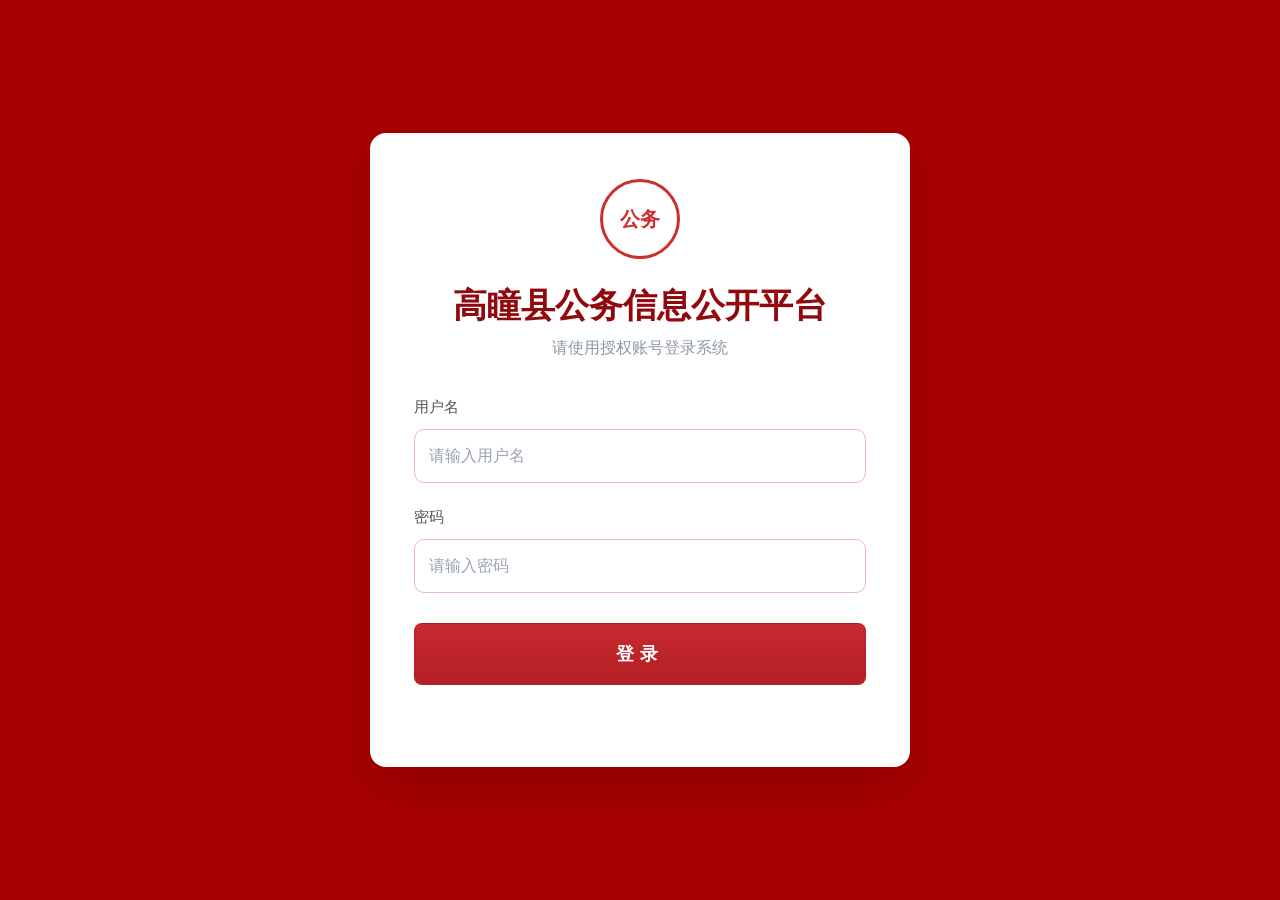
<file: index.html>
<!DOCTYPE html>
<html lang="zh-CN">
<head>
  <meta charset="UTF-8" />
  <meta name="viewport" content="width=device-width, initial-scale=1.0" />
  <title>高瞳县公务信息公开平台</title>
  <link rel="stylesheet" href="style.css?v=20260516-3" />
</head>
<body data-page="portal">
  <a class="skip-link" href="#mainContent">跳转到主要内容</a>
  <header class="topbar">
    <div class="container topbar-inner">
      <div>欢迎访问高瞳县公务信息公开平台</div>
      <div class="top-links">
        <span>无障碍</span>
        <span>|</span>
        <span>繁体</span>
        <span>|</span>
        <span>站点地图</span>
        <span>|</span>
        <span id="currentUsername" class="current-user">当前用户：--</span>
        <span>|</span>
        <button id="logoutBtn" class="top-link-btn" type="button">退出登录</button>
      </div>
    </div>
  </header>

  <header class="site-header">
    <div class="container brand-row">
      <div class="brand-block">
        <div class="seal">公务</div>
        <div>
          <div class="site-title">高瞳县公务信息公开平台</div>
          <div class="site-subtitle">Government Affairs Information Portal</div>
        </div>
      </div>
      <div class="search-block">
        <input id="searchInput" type="text" placeholder="请输入标题、编号或关键词检索" />
        <button id="searchBtn">搜索</button>
      </div>
    </div>
  </header>

  <nav class="main-nav">
    <div class="container nav-list">
      <button class="nav-btn active" data-tab="home">首页</button>
      <button class="nav-btn" data-tab="notices">通知公告</button>
      <button class="nav-btn" data-tab="documents">公开文件</button>
      <button class="nav-btn" data-tab="archives">档案检索</button>
      <button class="nav-btn" data-tab="detail">文件正文</button>
    </div>
  </nav>

  <main id="mainContent" class="container main-layout">
    <section id="home" class="tab-panel active">
      <div class="hero-card">
        <div>
          <div class="hero-tag">政务公开 / 信息服务</div>
          <h1>欢迎来到高瞳县</h1>
          <p>坚持公开透明、依法行政、便民高效，持续提升公务公开和政府服务水平。
            （本网站所有内容均为虚构游戏素材，与任何真实政府机构、组织或个人无关。本站仅用于游戏娱乐目的，不代表任何现实立场或观点。如有雷同，纯属巧合。 ）</p>
        </div>
        <div class="hero-actions">
          <button class="primary" data-go="documents">查看文件</button>
          <button class="ghost" data-go="detail">查看示例正文</button>
        </div>
      </div>

      <div class="home-grid">
        <div class="panel">
          <div class="panel-title">通知公告</div>
          <ul id="homeNotices" class="notice-list"></ul>
        </div>
        <div class="panel">
          <div class="panel-title">公开文件</div>
          <ul id="homeDocs" class="notice-list"></ul>
        </div>
      </div>
    </section>

    <section id="notices" class="tab-panel">
      <div class="panel full-panel">
        <div class="section-head">
          <div class="panel-title">通知公告</div>
          <div class="filters">
            <select id="noticeDeptFilter">
              <option value="">全部单位</option>
            </select>
          </div>
        </div>
        <table class="data-table">
          <thead>
            <tr>
              <th>标题</th>
              <th>发文单位</th>
              <th>发布日期</th>
            </tr>
          </thead>
          <tbody id="noticeTableBody"></tbody>
        </table>
      </div>
    </section>

    <section id="documents" class="tab-panel">
      <div class="panel full-panel">
        <div class="section-head">
          <div class="panel-title">公开文件</div>
          <div class="filters multi">
            <select id="docTypeFilter">
              <option value="">全部类型</option>
            </select>
            <select id="docDeptFilter">
              <option value="">全部单位</option>
            </select>
            <select id="docLevelFilter">
              <option value="">全部密级</option>
            </select>
          </div>
        </div>
        <table class="data-table">
          <thead>
            <tr>
              <th>文号</th>
              <th>标题</th>
              <th>类型</th>
              <th>发文单位</th>
              <th>发布日期</th>
              <th>密级</th>
            </tr>
          </thead>
          <tbody id="docTableBody"></tbody>
        </table>
      </div>
    </section>

    <section id="archives" class="tab-panel">
      <div class="panel full-panel">
        <div class="panel-title">档案检索</div>
        <div class="archive-search-box">
          <div class="field">
            <label>关键词</label>
            <input id="archiveKeyword" type="text" placeholder="输入案件、人名、地点、编号" />
          </div>
          <div class="field">
            <label>发文单位</label>
            <select id="archiveDeptFilter">
              <option value="">全部单位</option>
            </select>
          </div>
          <div class="field">
            <label>文件类型</label>
            <select id="archiveTypeFilter">
              <option value="">全部类型</option>
            </select>
          </div>
          <div class="field action-field">
            <button id="archiveSearchBtn" class="primary">检索</button>
          </div>
        </div>
        <div id="archiveResults" class="archive-results"></div>
      </div>
    </section>

    <section id="detail" class="tab-panel">
      <article class="doc-detail panel full-panel">
        <div class="doc-meta-top">
          <div class="doc-type-badge" id="detailTypeBadge">内部通报</div>
          <div class="doc-number" id="detailNumber">高政办〔2006〕12号</div>
        </div>
        <h2 id="detailTitle" class="doc-title">关于进一步加强汛期安全巡查工作的通知</h2>
        <div class="doc-meta-grid">
          <div><strong>发文单位：</strong><span id="detailDept"></span></div>
          <div><strong>发布日期：</strong><span id="detailDate"></span></div>
          <div><strong>密级：</strong><span id="detailLevel"></span></div>
          <div><strong>主题词：</strong><span id="detailKeywords"></span></div>
        </div>
        <div id="detailBody" class="doc-body"></div>
        <div class="attachment-box">
          <div class="attachment-title">附件说明</div>
          <ul id="detailAttachments"></ul>
        </div>
      </article>
    </section>
  </main>

  <footer class="site-footer">
    <div class="container footer-inner">
      <div>主办：高瞳县人民政府办公室</div>
      <div>承办：高瞳县公务公开服务中心</div>
    </div>
  </footer>

  <script src="assets/js/auth.js?v=20260522-2"></script>
  <script src="data/visibility-rules.js?v=20260522-3"></script>
  <script src="data/documents-source.js?v=20260522-2"></script>
  <script src="data/notices-source.js?v=20260522-2"></script>
  <script src="assets/js/content-adapter.js?v=20260522-2"></script>
  <script src="app.js?v=20260522-2"></script>
  <script src="assets/js/portal.js?v=20260522-2"></script>
</body>
</html>
</file>
<file: style.css>
:root {
  --primary: #b61f24;
  --primary-dark: #861317;
  --primary-deep: #5e0c10;
  --primary-soft: #f9e8e7;
  --gold: #cda15a;
  --gold-soft: #f7eddc;
  --text: #2d2222;
  --muted: #6b5c5c;
  --line: #ead7d7;
  --surface: #ffffff;
  --surface-alt: #fffaf8;
  --bg: #f6f1ef;
  --shadow: 0 18px 40px rgba(121, 19, 23, 0.08);
  --radius: 18px;
  --container: 1200px;
}

* {
  box-sizing: border-box;
}

html {
  scroll-behavior: smooth;
}

body {
  margin: 0;
  min-height: 100vh;
  color: var(--text);
  background:
    radial-gradient(circle at top right, rgba(182, 31, 36, 0.08), transparent 28%),
    linear-gradient(180deg, #fbf7f6 0%, var(--bg) 48%, #f4ece9 100%);
  font-family: "Microsoft YaHei UI", "PingFang SC", "Noto Sans SC", sans-serif;
  line-height: 1.6;
}

h1,
h2,
h3,
.site-title,
.panel-title,
.doc-number {
  font-family: "STZhongsong", "Songti SC", "Noto Serif SC", serif;
}

button,
input,
select {
  font: inherit;
}

button {
  cursor: pointer;
}

a {
  color: inherit;
}

.skip-link {
  position: absolute;
  left: 16px;
  top: -48px;
  padding: 10px 14px;
  color: #fff;
  background: var(--primary);
  border-radius: 10px;
  z-index: 1000;
  text-decoration: none;
}

.skip-link:focus {
  top: 16px;
}

.container {
  width: min(calc(100% - 32px), var(--container));
  margin: 0 auto;
}

.topbar {
  color: #fff7f6;
  background: linear-gradient(90deg, var(--primary-deep), var(--primary-dark));
}

.topbar-inner,
.brand-row,
.section-head,
.footer-inner,
.doc-meta-top,
.hero-actions {
  display: flex;
  align-items: center;
  justify-content: space-between;
  gap: 16px;
}

.topbar-inner {
  min-height: 42px;
  font-size: 14px;
}

.top-links {
  display: flex;
  align-items: center;
  gap: 10px;
  color: rgba(255, 247, 246, 0.92);
}

.current-user {
  color: rgba(255, 247, 246, 0.96);
}

.top-link-btn {
  padding: 0;
  color: inherit;
  background: transparent;
  border: 0;
}

.site-header {
  position: relative;
  overflow: hidden;
  background:
    linear-gradient(135deg, rgba(182, 31, 36, 0.98), rgba(134, 19, 23, 0.96)),
    linear-gradient(180deg, rgba(255, 255, 255, 0.08), transparent);
  box-shadow: inset 0 -1px 0 rgba(255, 255, 255, 0.12);
}

.site-header::after {
  content: "";
  position: absolute;
  inset: auto -10% -120px auto;
  width: 360px;
  height: 360px;
  border-radius: 50%;
  background: radial-gradient(circle, rgba(255, 224, 190, 0.24), transparent 68%);
}

.brand-row {
  position: relative;
  z-index: 1;
  min-height: 124px;
  padding: 24px 0;
}

.brand-block {
  display: flex;
  align-items: center;
  gap: 18px;
  color: #fff;
}

.seal {
  display: grid;
  place-items: center;
  width: 72px;
  height: 72px;
  border: 2px solid rgba(255, 235, 215, 0.9);
  border-radius: 50%;
  color: #fff5ef;
  font-size: 24px;
  font-weight: 700;
  letter-spacing: 4px;
  background: rgba(255, 255, 255, 0.1);
  box-shadow: inset 0 0 0 8px rgba(255, 255, 255, 0.05);
}

.site-title {
  font-size: clamp(28px, 4vw, 36px);
  letter-spacing: 1px;
}

.site-subtitle {
  margin-top: 6px;
  color: rgba(255, 246, 239, 0.84);
  font-size: 14px;
  letter-spacing: 1.5px;
  text-transform: uppercase;
}

.search-block {
  display: flex;
  align-items: center;
  gap: 10px;
  min-width: min(100%, 420px);
}

.search-block input,
.search-block button,
.filters select,
.archive-search-box input,
.archive-search-box select,
.login-input,
.login-submit {
  min-height: 46px;
  border-radius: 12px;
}

.search-block input,
.archive-search-box input,
.archive-search-box select,
.filters select,
.login-input {
  width: 100%;
  padding: 0 14px;
  color: var(--text);
  background: rgba(255, 255, 255, 0.96);
  border: 1px solid rgba(255, 255, 255, 0.36);
}

.search-block input {
  flex: 1 1 auto;
}

.search-block button,
.primary,
.login-submit {
  padding: 0 20px;
  color: #fff;
  background: linear-gradient(180deg, #c52a2f 0%, var(--primary) 100%);
  border: 1px solid rgba(110, 14, 19, 0.2);
  box-shadow: 0 10px 20px rgba(148, 21, 26, 0.16);
}

.search-block button {
  flex: 0 0 auto;
  min-width: 88px;
  white-space: nowrap;
  writing-mode: horizontal-tb;
}

.ghost {
  padding: 0 20px;
  color: var(--primary);
  background: #fff;
  border: 1px solid rgba(182, 31, 36, 0.18);
}

.main-nav {
  position: sticky;
  top: 0;
  z-index: 20;
  backdrop-filter: blur(12px);
  background: rgba(255, 251, 249, 0.92);
  border-bottom: 1px solid rgba(182, 31, 36, 0.08);
}

.nav-list {
  display: flex;
  align-items: center;
  flex-wrap: wrap;
  gap: 10px;
  padding: 14px 0;
}

.nav-btn {
  min-width: 120px;
  min-height: 46px;
  padding: 0 18px;
  color: var(--primary-dark);
  background: #fff;
  border: 1px solid rgba(182, 31, 36, 0.12);
  border-radius: 999px;
  transition: transform 180ms ease, box-shadow 180ms ease, background 180ms ease;
}

.nav-btn:hover,
.nav-btn.active {
  color: #fff;
  background: linear-gradient(180deg, #ca3438, var(--primary));
  box-shadow: 0 12px 22px rgba(149, 20, 25, 0.16);
  transform: translateY(-1px);
}

.main-layout {
  padding: 28px 0 40px;
}

.tab-panel {
  display: none;
}

.tab-panel.active {
  display: block;
  animation: fade-up 220ms ease;
}

.hero-card,
.panel,
.login-card {
  position: relative;
  overflow: hidden;
  background: linear-gradient(180deg, rgba(255, 255, 255, 0.98), rgba(255, 250, 248, 0.98));
  border: 1px solid rgba(182, 31, 36, 0.08);
  border-radius: var(--radius);
  box-shadow: var(--shadow);
}

.hero-card {
  display: grid;
  grid-template-columns: 1.5fr auto;
  gap: 20px;
  padding: 30px;
  margin-bottom: 24px;
  background:
    linear-gradient(130deg, rgba(182, 31, 36, 0.06), rgba(255, 255, 255, 0.96) 42%),
    linear-gradient(180deg, rgba(255, 251, 248, 0.98), rgba(255, 255, 255, 0.98));
}

.hero-card::after {
  content: "";
  position: absolute;
  right: -40px;
  top: -40px;
  width: 180px;
  height: 180px;
  border-radius: 50%;
  background: radial-gradient(circle, rgba(205, 161, 90, 0.2), transparent 70%);
}

.hero-tag,
.doc-type-badge {
  display: inline-flex;
  align-items: center;
  min-height: 34px;
  padding: 0 12px;
  color: var(--primary-dark);
  background: var(--gold-soft);
  border: 1px solid rgba(205, 161, 90, 0.35);
  border-radius: 999px;
  font-size: 14px;
  font-weight: 600;
}

.hero-card h1 {
  margin: 12px 0 10px;
  font-size: clamp(30px, 5vw, 42px);
}

.hero-card p {
  max-width: 48em;
  margin: 0;
  color: var(--muted);
  font-size: 17px;
}

.home-grid {
  display: grid;
  grid-template-columns: repeat(2, minmax(0, 1fr));
  gap: 22px;
}

.panel,
.full-panel {
  padding: 22px;
}

.panel-title {
  position: relative;
  padding-left: 16px;
  font-size: 22px;
  color: var(--primary-dark);
}

.panel-title::before {
  content: "";
  position: absolute;
  left: 0;
  top: 6px;
  bottom: 6px;
  width: 5px;
  border-radius: 999px;
  background: linear-gradient(180deg, var(--primary), #d05b41);
}

.notice-list {
  margin: 18px 0 0;
  padding: 0;
  list-style: none;
}

.notice-item,
.archive-card {
  display: flex;
  align-items: flex-start;
  justify-content: space-between;
  gap: 16px;
  padding: 16px 0;
  border-bottom: 1px solid var(--line);
}

.notice-item:last-child {
  border-bottom: 0;
  padding-bottom: 0;
}

.notice-link,
.table-link,
.archive-link {
  padding: 0;
  color: var(--text);
  background: transparent;
  border: 0;
  text-align: left;
}

.notice-link {
  font-weight: 600;
}

.notice-meta,
.archive-meta,
.doc-meta-grid,
.site-footer,
.helper-text,
.login-hint {
  color: var(--muted);
}

.section-head {
  margin-bottom: 18px;
}

.filters,
.filters.multi {
  display: flex;
  align-items: center;
  flex-wrap: wrap;
  gap: 12px;
}

.filters select {
  min-width: 160px;
  background: var(--surface-alt);
  border: 1px solid var(--line);
}

.data-table {
  width: 100%;
  border-collapse: collapse;
  overflow: hidden;
  border-radius: 16px;
}

.data-table thead {
  background: linear-gradient(180deg, rgba(182, 31, 36, 0.1), rgba(182, 31, 36, 0.04));
}

.data-table th,
.data-table td {
  padding: 14px 12px;
  border-bottom: 1px solid var(--line);
  text-align: left;
  vertical-align: top;
}

.data-table th {
  color: var(--primary-dark);
  font-weight: 700;
}

.data-table tbody tr:hover {
  background: rgba(182, 31, 36, 0.03);
}

.archive-search-box {
  display: grid;
  grid-template-columns: 2fr 1fr 1fr auto;
  gap: 14px;
  margin-top: 18px;
}

.field {
  display: flex;
  flex-direction: column;
  gap: 8px;
}

.field label {
  font-weight: 600;
  color: var(--primary-dark);
}

.action-field {
  justify-content: flex-end;
}

.archive-results {
  margin-top: 22px;
}

.archive-card {
  align-items: center;
  padding: 18px;
  margin-bottom: 14px;
  background: var(--surface-alt);
  border: 1px solid rgba(182, 31, 36, 0.08);
  border-radius: 16px;
}

.archive-card:last-child {
  margin-bottom: 0;
}

.doc-number {
  color: var(--primary-dark);
  font-size: 18px;
}

.doc-title {
  margin: 18px 0 16px;
  color: var(--primary-deep);
  font-size: clamp(26px, 4vw, 32px);
}

.doc-meta-grid {
  display: grid;
  grid-template-columns: repeat(2, minmax(0, 1fr));
  gap: 12px 18px;
  padding: 18px;
  background: var(--surface-alt);
  border: 1px solid var(--line);
  border-radius: 14px;
}

.doc-body {
  margin-top: 22px;
  font-size: 16px;
}

.doc-body p {
  margin: 0 0 16px;
  text-indent: 2em;
}

.attachment-box {
  margin-top: 26px;
  padding: 18px;
  background: linear-gradient(180deg, #fffaf7, #fff);
  border: 1px dashed rgba(182, 31, 36, 0.18);
  border-radius: 16px;
}

.attachment-title {
  margin-bottom: 10px;
  color: var(--primary-dark);
  font-weight: 700;
}

.attachment-box ul {
  margin: 0;
  padding-left: 20px;
}

.site-footer {
  margin-top: 16px;
  background: linear-gradient(180deg, #f8efed, #f3e7e5);
  border-top: 1px solid rgba(182, 31, 36, 0.08);
}

.footer-inner {
  min-height: 72px;
  font-size: 14px;
}

.empty-state {
  padding: 22px 12px;
  color: var(--muted);
  text-align: center;
}

.login-page {
  display: flex;
  min-height: 100vh;
  align-items: center;
  justify-content: center;
  padding: 32px 16px;
  background: #a70000;
}

.login-shell {
  width: min(100%, 1040px);
  display: grid;
  grid-template-columns: 1.2fr 0.88fr;
  gap: 26px;
}

.login-shell.compact {
  width: min(100%, 540px);
  display: block;
}

.login-banner,
.login-card {
  padding: 34px;
}

.login-card {
  padding: 46px 44px 40px;
  border: 0;
  border-radius: 16px;
  background: #ffffff;
  box-shadow: 0 20px 46px rgba(74, 0, 0, 0.22);
}

.login-banner {
  color: #fff7f2;
  border-radius: 24px;
  background:
    linear-gradient(135deg, rgba(182, 31, 36, 0.96), rgba(104, 10, 14, 0.94)),
    linear-gradient(180deg, rgba(255, 255, 255, 0.08), transparent);
  box-shadow: 0 26px 48px rgba(112, 16, 20, 0.16);
}

.login-badge {
  display: inline-flex;
  min-height: 34px;
  align-items: center;
  padding: 0 12px;
  color: #fff6ef;
  background: rgba(255, 255, 255, 0.12);
  border: 1px solid rgba(255, 255, 255, 0.2);
  border-radius: 999px;
}

.login-banner h1 {
  margin: 18px 0 12px;
  font-size: clamp(32px, 5vw, 44px);
}

.login-banner p {
  margin: 0;
  max-width: 28em;
  color: rgba(255, 244, 239, 0.86);
}

.login-points {
  display: grid;
  gap: 14px;
  margin-top: 28px;
}

.login-point {
  padding: 14px 16px;
  background: rgba(255, 255, 255, 0.08);
  border: 1px solid rgba(255, 255, 255, 0.12);
  border-radius: 14px;
}

.login-form {
  display: grid;
  gap: 22px;
}

.login-mark {
  display: grid;
  place-items: center;
  width: 80px;
  height: 80px;
  margin: 0 auto 26px;
  color: #cf2e2e;
  background: #fff;
  border: 3px solid #cf2e2e;
  border-radius: 50%;
  font-family: "STZhongsong", "Songti SC", "Noto Serif SC", serif;
  font-size: 20px;
  font-weight: 700;
}

.login-title {
  margin: 0 0 8px;
  color: #92090d;
  text-align: center;
  font-size: clamp(28px, 4vw, 34px);
  line-height: 1.25;
}

.login-subtitle {
  margin: 0 0 34px;
  color: #8e97a6;
  text-align: center;
  font-size: 16px;
}

.login-label {
  display: block;
  margin-bottom: 10px;
  color: #555555;
  font-weight: 500;
  font-size: 15px;
}

.login-input {
  min-height: 54px;
  border: 1px solid #edb9b9;
  border-radius: 10px;
  background: #ffffff;
}

.login-input::placeholder {
  color: #9aa3b2;
}

.login-error {
  min-height: 20px;
  color: #c82121;
  font-size: 14px;
  line-height: 1.5;
}

.login-hint {
  padding: 14px 16px;
  background: var(--surface-alt);
  border: 1px solid var(--line);
  border-radius: 14px;
  font-size: 14px;
}

.login-submit {
  min-height: 62px;
  margin-top: 8px;
  border-radius: 8px;
  font-size: 18px;
  font-weight: 700;
  letter-spacing: 6px;
  box-shadow: none;
}

:focus-visible {
  outline: 3px solid rgba(205, 161, 90, 0.55);
  outline-offset: 2px;
}

@keyframes fade-up {
  from {
    opacity: 0;
    transform: translateY(8px);
  }
  to {
    opacity: 1;
    transform: translateY(0);
  }
}

@media (max-width: 980px) {
  .brand-row,
  .hero-card,
  .login-shell {
    grid-template-columns: 1fr;
  }

  .brand-row,
  .section-head,
  .doc-meta-top,
  .footer-inner {
    align-items: flex-start;
    flex-direction: column;
  }

  .search-block {
    width: 100%;
  }

  .home-grid,
  .archive-search-box,
  .doc-meta-grid {
    grid-template-columns: 1fr;
  }
}

@media (max-width: 720px) {
  .container {
    width: min(calc(100% - 24px), var(--container));
  }

  .topbar-inner,
  .top-links,
  .hero-actions,
  .nav-list {
    align-items: flex-start;
    flex-direction: column;
  }

  .nav-btn,
  .primary,
  .ghost,
  .login-submit {
    width: 100%;
  }

  .search-block button {
    width: auto;
  }

  .data-table,
  .data-table thead,
  .data-table tbody,
  .data-table tr,
  .data-table th,
  .data-table td {
    display: block;
    width: 100%;
  }

  .data-table thead {
    display: none;
  }

  .data-table tr {
    padding: 10px 0;
    border-bottom: 1px solid var(--line);
  }

  .data-table td {
    padding: 8px 0;
    border: 0;
  }

  .data-table td::before {
    content: attr(data-label);
    display: block;
    margin-bottom: 4px;
    color: var(--primary-dark);
    font-weight: 700;
  }

  .login-banner,
  .login-card,
  .hero-card,
  .panel {
    padding: 22px;
  }

  .login-title {
    font-size: 28px;
  }
}
</file>
